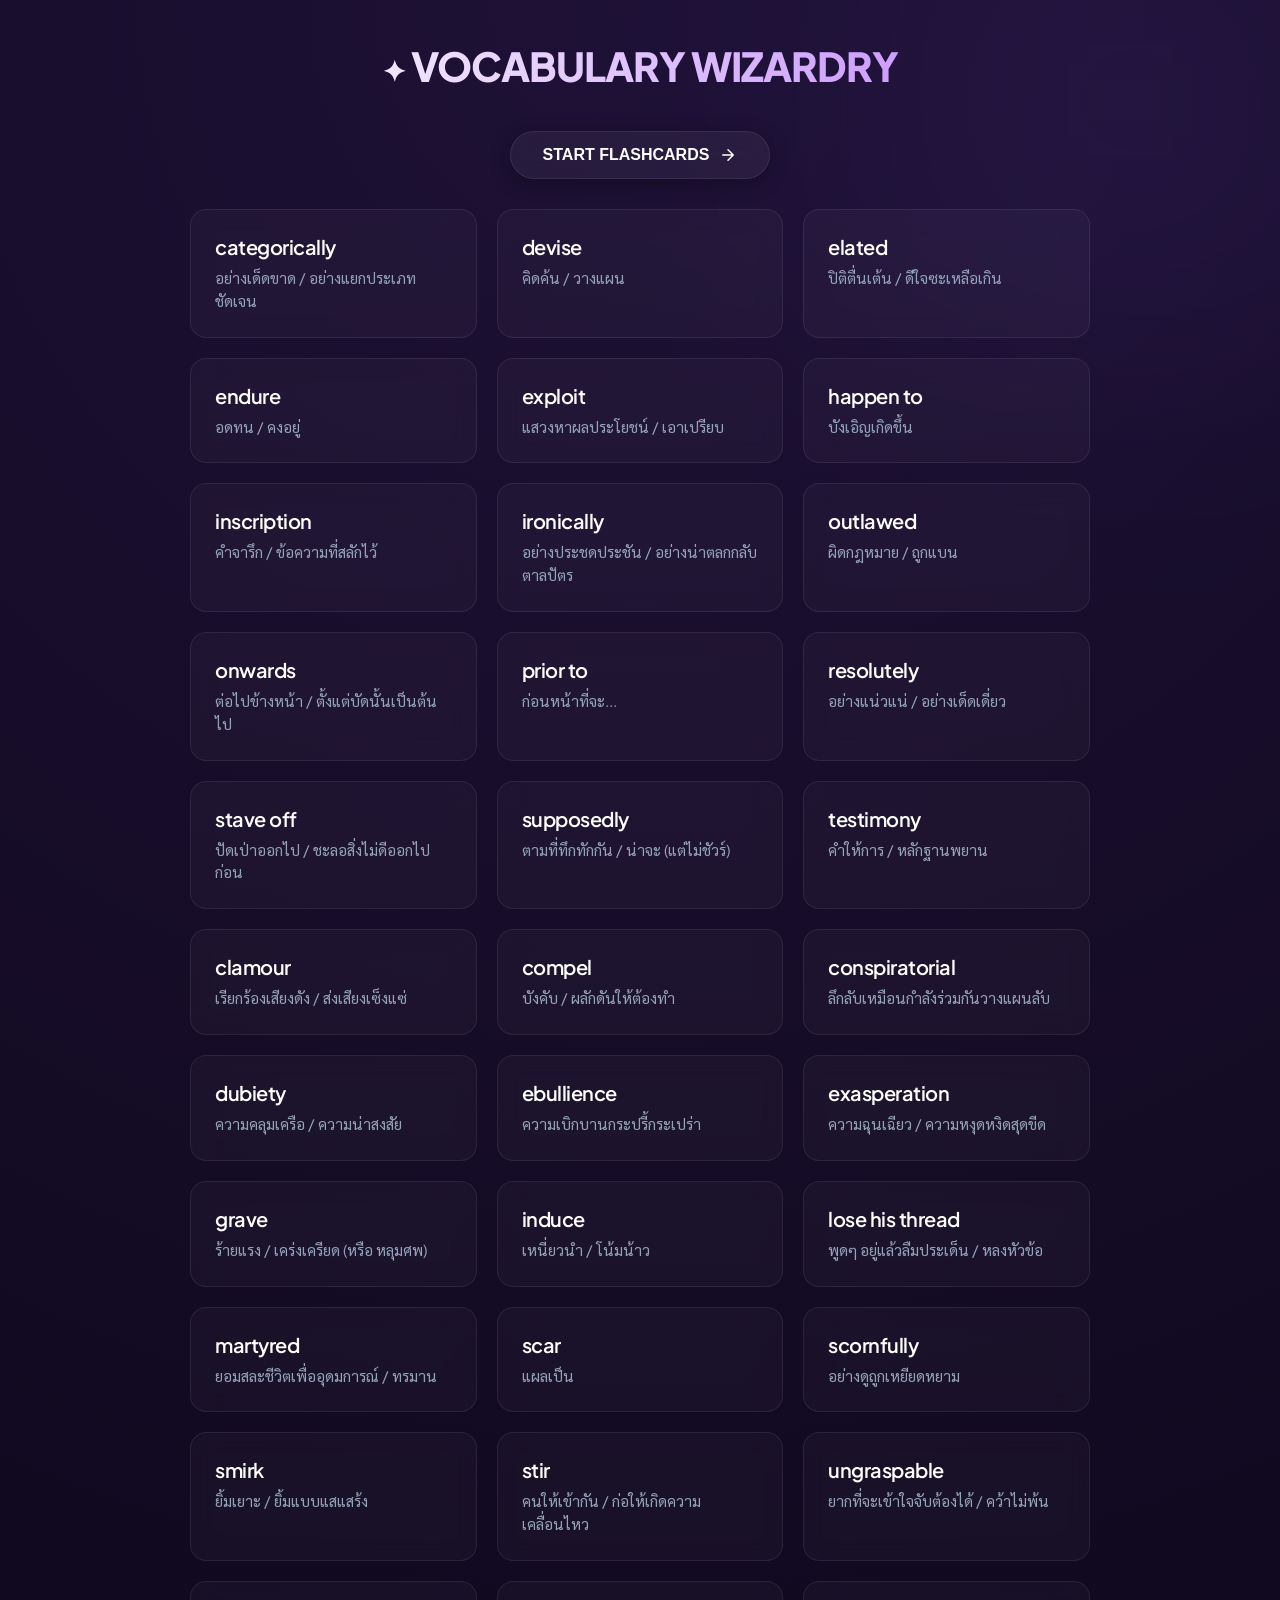
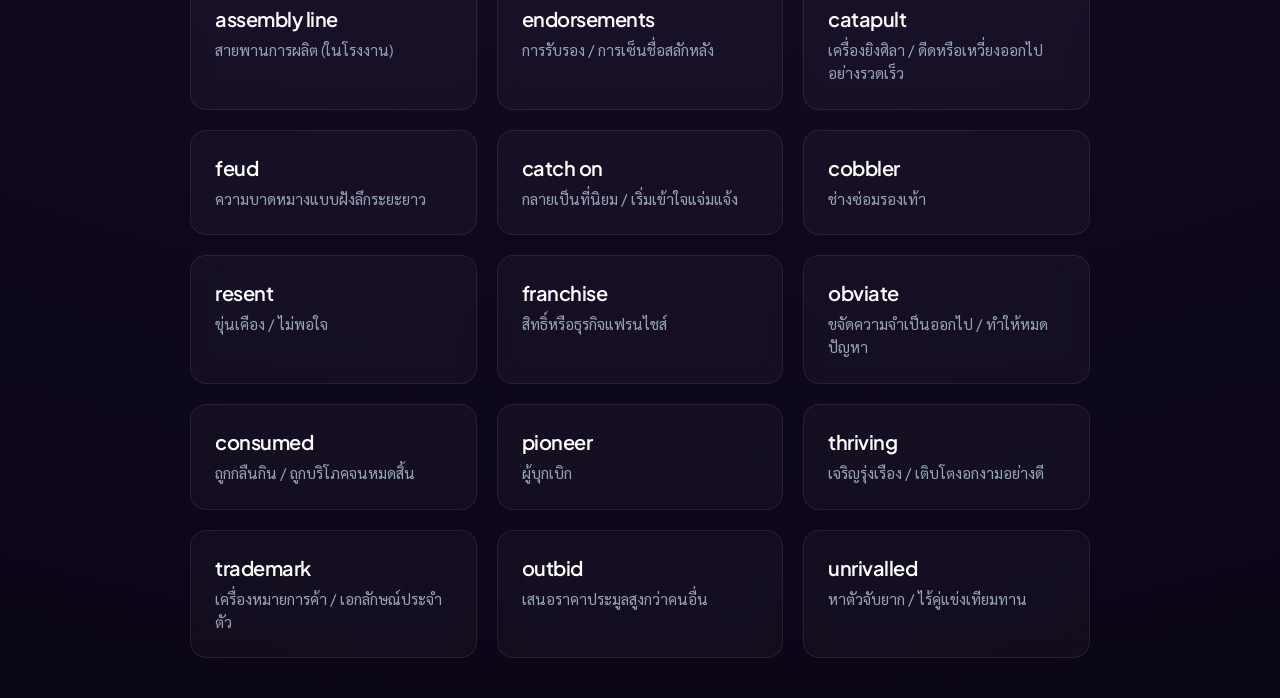
<file: AA.html>
<!DOCTYPE html>
<html lang="th">
<head>
    <meta charset="UTF-8">
    <meta name="viewport" content="width=device-width, initial-scale=1.0">
    <title>Premium English - Thai Flashcards</title>
    <style>
        @import url('https://fonts.googleapis.com/css2?family=Plus+Jakarta+Sans:wght@400;600;800&family=Sarabun:wght@400;600&display=swap');

        :root {
            --bg-gradient: radial-gradient(circle at 50% 0%, #1e1136 0%, #0b0616 100%);
            --glass-bg: rgba(255, 255, 255, 0.03);
            --glass-border: rgba(255, 255, 255, 0.08);
            --glass-accent-border: rgba(236, 72, 153, 0.2);
            
            --text-neon: #ffffff;
            --text-muted: #94a3b8;
            
            /* T.RICKS Palette */
            --primary-glow: #ec4899; /* Pink */
            --secondary-glow: #8b5cf6; /* Purple */
            --spark-yellow: #eab308; /* Yellow Spark */
        }

        * {
            box-sizing: border-box;
            transition: all 0.3s cubic-bezier(0.4, 0, 0.2, 1);
        }

        body {
            font-family: 'Plus Jakarta Sans', 'Sarabun', sans-serif;
            background: var(--bg-gradient);
            color: var(--text-neon);
            margin: 0;
            padding: 40px 20px;
            display: flex;
            flex-direction: column;
            align-items: center;
            min-height: 100vh;
            overflow-x: hidden;
        }

        .container {
            width: 100%;
            max-width: 900px;
            position: relative;
        }

        /* --- Decorative Background Glows --- */
        .bg-glow-1 {
            position: absolute;
            width: 400px;
            height: 400px;
            background: var(--secondary-glow);
            filter: blur(150px);
            opacity: 0.15;
            top: -100px;
            right: -50px;
            z-index: -1;
            pointer-events: none;
        }

        /* --- Header Styling --- */
        header {
            text-align: center;
            margin-bottom: 40px;
            position: relative;
        }

        h1 {
            font-size: 2.5rem;
            font-weight: 800;
            letter-spacing: -1px;
            margin: 0 0 10px 0;
            background: linear-gradient(to right, #fff, #c084fc);
            -webkit-background-clip: text;
            -webkit-text-fill-color: transparent;
        }

        /* Spark Icon Decorator */
        .sparkle {
            color: var(--spark-yellow);
            display: inline-block;
            font-size: 1.8rem;
            animation: pulse 2s infinite;
        }

        /* --- Premium UI Buttons --- */
        .btn-container {
            display: flex;
            justify-content: center;
            margin-bottom: 30px;
        }

        .btn-action {
            background: rgba(255, 255, 255, 0.05);
            color: white;
            border: 1px solid var(--glass-border);
            padding: 14px 32px;
            font-size: 1rem;
            font-weight: 600;
            border-radius: 50px;
            cursor: pointer;
            display: flex;
            align-items: center;
            gap: 10px;
            box-shadow: 0 4px 20px rgba(0,0,0,0.3);
            backdrop-filter: blur(10px);
        }

        .btn-action:hover {
            background: white;
            color: #0b0616;
            transform: translateY(-3px);
            box-shadow: 0 10px 25px rgba(139, 92, 246, 0.3);
            border-color: white;
        }

        .btn-action svg {
            stroke: currentColor;
            fill: none;
        }

        /* --- Page 1: Dashboard Word Grid --- */
        #dashboard-page {
            display: block;
            animation: fadeIn 0.5s ease;
        }

        .word-grid {
            display: grid;
            grid-template-columns: repeat(auto-fill, minmax(260px, 1fr));
            gap: 20px;
        }

        .word-row {
            background: var(--glass-bg);
            backdrop-filter: blur(12px);
            border: 1px solid var(--glass-border);
            padding: 24px;
            border-radius: 16px;
            position: relative;
            overflow: hidden;
        }

        .word-row::before {
            content: '';
            position: absolute;
            top: 0; left: 0; width: 100%; height: 100%;
            background: linear-gradient(135deg, transparent, rgba(236, 72, 153, 0.05));
            opacity: 0;
            transition: opacity 0.3s;
        }

        .word-row:hover {
            transform: translateY(-5px);
            border-color: var(--glass-accent-border);
            box-shadow: 0 10px 30px rgba(0, 0, 0, 0.2);
        }

        .word-row:hover::before {
            opacity: 1;
        }

        .word-row .en {
            font-size: 1.25rem;
            font-weight: 600;
            color: white;
            margin-bottom: 8px;
            letter-spacing: -0.5px;
        }

        .word-row .th {
            color: var(--text-muted);
            font-size: 0.95rem;
            line-height: 1.5;
        }

        /* --- Page 2: Glassmorphism Flashcard View --- */
        #card-page {
            display: none;
            animation: fadeIn 0.5s ease;
        }

        .flashcard-wrapper {
            perspective: 1200px;
            width: 100%;
            max-width: 500px;
            height: 320px;
            margin: 0 auto 30px auto;
            cursor: pointer;
        }

        .flashcard {
            width: 100%;
            height: 100%;
            position: relative;
            transform-style: preserve-3d;
            transition: transform 0.8s cubic-bezier(0.34, 1.56, 0.64, 1);
        }

        .flashcard.flipped {
            transform: rotateY(180deg);
        }

        .card-face {
            position: absolute;
            width: 100%;
            height: 100%;
            backface-visibility: hidden;
            display: flex;
            flex-direction: column;
            justify-content: center;
            align-items: center;
            border-radius: 24px;
            padding: 40px;
            box-sizing: border-box;
            background: rgba(255, 255, 255, 0.02);
            backdrop-filter: blur(25px);
            border: 1px solid var(--glass-border);
            box-shadow: 0 20px 50px rgba(0, 0, 0, 0.4);
            overflow: hidden;
        }

        /* Card background abstract blur shape (Like T.Ricks) */
        .card-face::after {
            content: '';
            position: absolute;
            width: 150px;
            height: 150px;
            background: linear-gradient(135deg, var(--primary-glow), var(--secondary-glow));
            filter: blur(50px);
            opacity: 0.2;
            bottom: -30px;
            right: -30px;
            border-radius: 50%;
            z-index: -1;
        }

        .card-front h2 {
            font-size: 2.5rem;
            font-weight: 800;
            margin: 0;
            letter-spacing: -1px;
            text-align: center;
        }

        .card-front span {
            font-size: 0.8rem;
            color: var(--primary-glow);
            margin-top: 25px;
            text-transform: uppercase;
            letter-spacing: 2px;
            font-weight: 600;
        }

        .card-back {
            transform: rotateY(180deg);
            border-color: var(--glass-accent-border);
        }

        .card-back h2 {
            font-size: 2rem;
            font-weight: 600;
            margin: 0;
            text-align: center;
            color: #f472b6;
            line-height: 1.4;
        }

        /* --- Control Interface --- */
        .controls {
            display: flex;
            justify-content: center;
            gap: 20px;
            align-items: center;
            margin-top: 40px;
        }

        .btn-nav {
            background: rgba(255, 255, 255, 0.03);
            border: 1px solid var(--glass-border);
            width: 54px;
            height: 54px;
            border-radius: 50%;
            display: flex;
            align-items: center;
            justify-content: center;
            cursor: pointer;
            color: white;
        }

        .btn-nav:hover {
            background: rgba(255, 255, 255, 0.1);
            border-color: var(--text-muted);
            transform: scale(1.05);
        }

        .progress-indicator {
            font-size: 0.95rem;
            font-weight: 600;
            color: var(--text-muted);
            letter-spacing: 1px;
            background: rgba(0,0,0,0.2);
            padding: 8px 18px;
            border-radius: 20px;
            border: 1px solid rgba(255,255,255,0.03);
        }

        /* --- Animations --- */
        @keyframes fadeIn {
            from { opacity: 0; transform: translateY(10px); }
            to { opacity: 1; transform: translateY(0); }
        }

        @keyframes pulse {
            0%, 100% { transform: scale(1); opacity: 1; }
            50% { transform: scale(1.15); opacity: 0.8; }
        }

        /* --- Utility classes --- */
        .back-btn-wrapper {
            margin-bottom: 25px;
        }
    </style>
</head>
<body>

<div class="bg-glow-1"></div>

<div class="container">
    <header>
        <h1><span class="sparkle">✦</span> VOCABULARY WIZARDRY</h1>
    </header>

    <div id="dashboard-page">
        <div class="btn-container">
            <button class="btn-action" onclick="startFlashcards()">
                <span>START FLASHCARDS</span>
                <svg width="18" height="18" viewBox="0 0 24 24"><path d="M5 12h14M12 5l7 7-7 7" stroke-width="2" stroke-linecap="round" stroke-linejoin="round"/></svg>
            </button>
        </div>
        <div class="word-grid" id="wordGrid"></div>
    </div>

    <div id="card-page">
        <div class="back-btn-wrapper">
            <button class="btn-action" style="padding: 10px 20px; font-size: 0.9rem;" onclick="showDashboard()">
                <svg width="16" height="16" viewBox="0 0 24 24" style="transform: rotate(180deg);"><path d="M5 12h14M12 5l7 7-7 7" stroke-width="2" stroke-linecap="round" stroke-linejoin="round"/></svg>
                <span>Back to List</span>
            </button>
        </div>
        
        <div class="flashcard-wrapper" onclick="flipCard()">
            <div class="flashcard" id="card">
                <div class="card-face card-front">
                    <h2 id="frontText">Word</h2>
                    <span>TAP TO REVEAL</span>
                </div>
                <div class="card-face card-back">
                    <h2 id="backText">คำแปลภาษาไทย</h2>
                </div>
            </div>
        </div>

        <div class="controls">
            <button class="btn-nav" onclick="prevCard(event)">
                <svg width="20" height="20" viewBox="0 0 24 24"><path d="M15 19l-7-7 7-7" stroke="white" stroke-width="2.5" fill="none" stroke-linecap="round" stroke-linejoin="round"/></svg>
            </button>
            <span class="progress-indicator" id="progressText">1 / 45</span>
            <button class="btn-nav" onclick="nextCard(event)">
                <svg width="20" height="20" viewBox="0 0 24 24"><path d="M9 5l7 7-7 7" stroke="white" stroke-width="2.5" fill="none" stroke-linecap="round" stroke-linejoin="round"/></svg>
            </button>
        </div>
    </div>
</div>

<script>
    const vocabData = [
        { en: "categorically", th: "อย่างเด็ดขาด / อย่างแยกประเภทชัดเจน" },
        { en: "devise", th: "คิดค้น / วางแผน" },
        { en: "elated", th: "ปิติตื่นเต้น / ดีใจซะเหลือเกิน" },
        { en: "endure", th: "อดทน / คงอยู่" },
        { en: "exploit", th: "แสวงหาผลประโยชน์ / เอาเปรียบ" },
        { en: "happen to", th: "บังเอิญเกิดขึ้น" },
        { en: "inscription", th: "คำจารึก / ข้อความที่สลักไว้" },
        { en: "ironically", th: "อย่างประชดประชัน / อย่างน่าตลกกลับตาลปัตร" },
        { en: "outlawed", th: "ผิดกฎหมาย / ถูกแบน" },
        { en: "onwards", th: "ต่อไปข้างหน้า / ตั้งแต่บัดนั้นเป็นต้นไป" },
        { en: "prior to", th: "ก่อนหน้าที่จะ..." },
        { en: "resolutely", th: "อย่างแน่วแน่ / อย่างเด็ดเดี่ยว" },
        { en: "stave off", th: "ปัดเป่าออกไป / ชะลอสิ่งไม่ดีออกไปก่อน" },
        { en: "supposedly", th: "ตามที่ทึกทักกัน / น่าจะ (แต่ไม่ชัวร์)" },
        { en: "testimony", th: "คำให้การ / หลักฐานพยาน" },
        { en: "clamour", th: "เรียกร้องเสียงดัง / ส่งเสียงเซ็งแซ่" },
        { en: "compel", th: "บังคับ / ผลักดันให้ต้องทำ" },
        { en: "conspiratorial", th: "ลึกลับเหมือนกำลังร่วมกันวางแผนลับ" },
        { en: "dubiety", th: "ความคลุมเครือ / ความน่าสงสัย" },
        { en: "ebullience", th: "ความเบิกบานกระปรี้กระเปร่า" },
        { en: "exasperation", th: "ความฉุนเฉียว / ความหงุดหงิดสุดขีด" },
        { en: "grave", th: "ร้ายแรง / เคร่งเครียด (หรือ หลุมศพ)" },
        { en: "induce", th: "เหนี่ยวนำ / โน้มน้าว" },
        { en: "lose his thread", th: "พูดๆ อยู่แล้วลืมประเด็น / หลงหัวข้อ" },
        { en: "martyred", th: "ยอมสละชีวิตเพื่ออุดมการณ์ / ทรมาน" },
        { en: "scar", th: "แผลเป็น" },
        { en: "scornfully", th: "อย่างดูถูกเหยียดหยาม" },
        { en: "smirk", th: "ยิ้มเยาะ / ยิ้มแบบแสแสร้ง" },
        { en: "stir", th: "คนให้เข้ากัน / ก่อให้เกิดความเคลื่อนไหว" },
        { en: "ungraspable", th: "ยากที่จะเข้าใจจับต้องได้ / คว้าไม่พ้น" },
        { en: "assembly line", th: "สายพานการผลิต (ในโรงงาน)" },
        { en: "endorsements", th: "การรับรอง / การเซ็นชื่อสลักหลัง" },
        { en: "catapult", th: "เครื่องยิงศิลา / ดีดหรือเหวี่ยงออกไปอย่างรวดเร็ว" },
        { en: "feud", th: "ความบาดหมางแบบฝังลึกระยะยาว" },
        { en: "catch on", th: "กลายเป็นที่นิยม / เริ่มเข้าใจแจ่มแจ้ง" },
        { en: "cobbler", th: "ช่างซ่อมรองเท้า" },
        { en: "resent", th: "ขุ่นเคือง / ไม่พอใจ" },
        { en: "franchise", th: "สิทธิ์หรือธุรกิจแฟรนไชส์" },
        { en: "obviate", th: "ขจัดความจำเป็นออกไป / ทำให้หมดปัญหา" },
        { en: "consumed", th: "ถูกกลืนกิน / ถูกบริโภคจนหมดสิ้น" },
        { en: "pioneer", th: "ผู้บุกเบิก" },
        { en: "thriving", th: "เจริญรุ่งเรือง / เติบโตงอกงามอย่างดี" },
        { en: "trademark", th: "เครื่องหมายการค้า / เอกลักษณ์ประจำตัว" },
        { en: "outbid", th: "เสนอราคาประมูลสูงกว่าคนอื่น" },
        { en: "unrivalled", th: "หาตัวจับยาก / ไร้คู่แข่งเทียมทาน" }
    ];

    let currentIndex = 0;

    function initDashboard() {
        const grid = document.getElementById('wordGrid');
        grid.innerHTML = '';
        vocabData.forEach(item => {
            const div = document.createElement('div');
            div.className = 'word-row';
            div.innerHTML = `<div class="en">${item.en}</div><div class="th">${item.th}</div>`;
            grid.appendChild(div);
        });
    }

    function showDashboard() {
        document.getElementById('dashboard-page').style.display = 'block';
        document.getElementById('card-page').style.display = 'none';
    }

    function startFlashcards() {
        document.getElementById('dashboard-page').style.display = 'none';
        document.getElementById('card-page').style.display = 'block';
        currentIndex = 0;
        updateCard();
    }

    function flipCard() {
        document.getElementById('card').classList.toggle('flipped');
    }

    function updateCard() {
        document.getElementById('card').classList.remove('flipped');
        setTimeout(() => {
            document.getElementById('frontText').innerText = vocabData[currentIndex].en;
            document.getElementById('backText').innerText = vocabData[currentIndex].th;
            document.getElementById('progressText').innerText = `${currentIndex + 1} / ${vocabData.length}`;
        }, 200);
    }

    function nextCard(event) {
        event.stopPropagation();
        currentIndex = (currentIndex + 1) % vocabData.length;
        updateCard();
    }

    function prevCard(event) {
        event.stopPropagation();
        currentIndex = (currentIndex - 1 + vocabData.length) % vocabData.length;
        updateCard();
    }

    initDashboard();
</script>

</body>
</html>
</file>
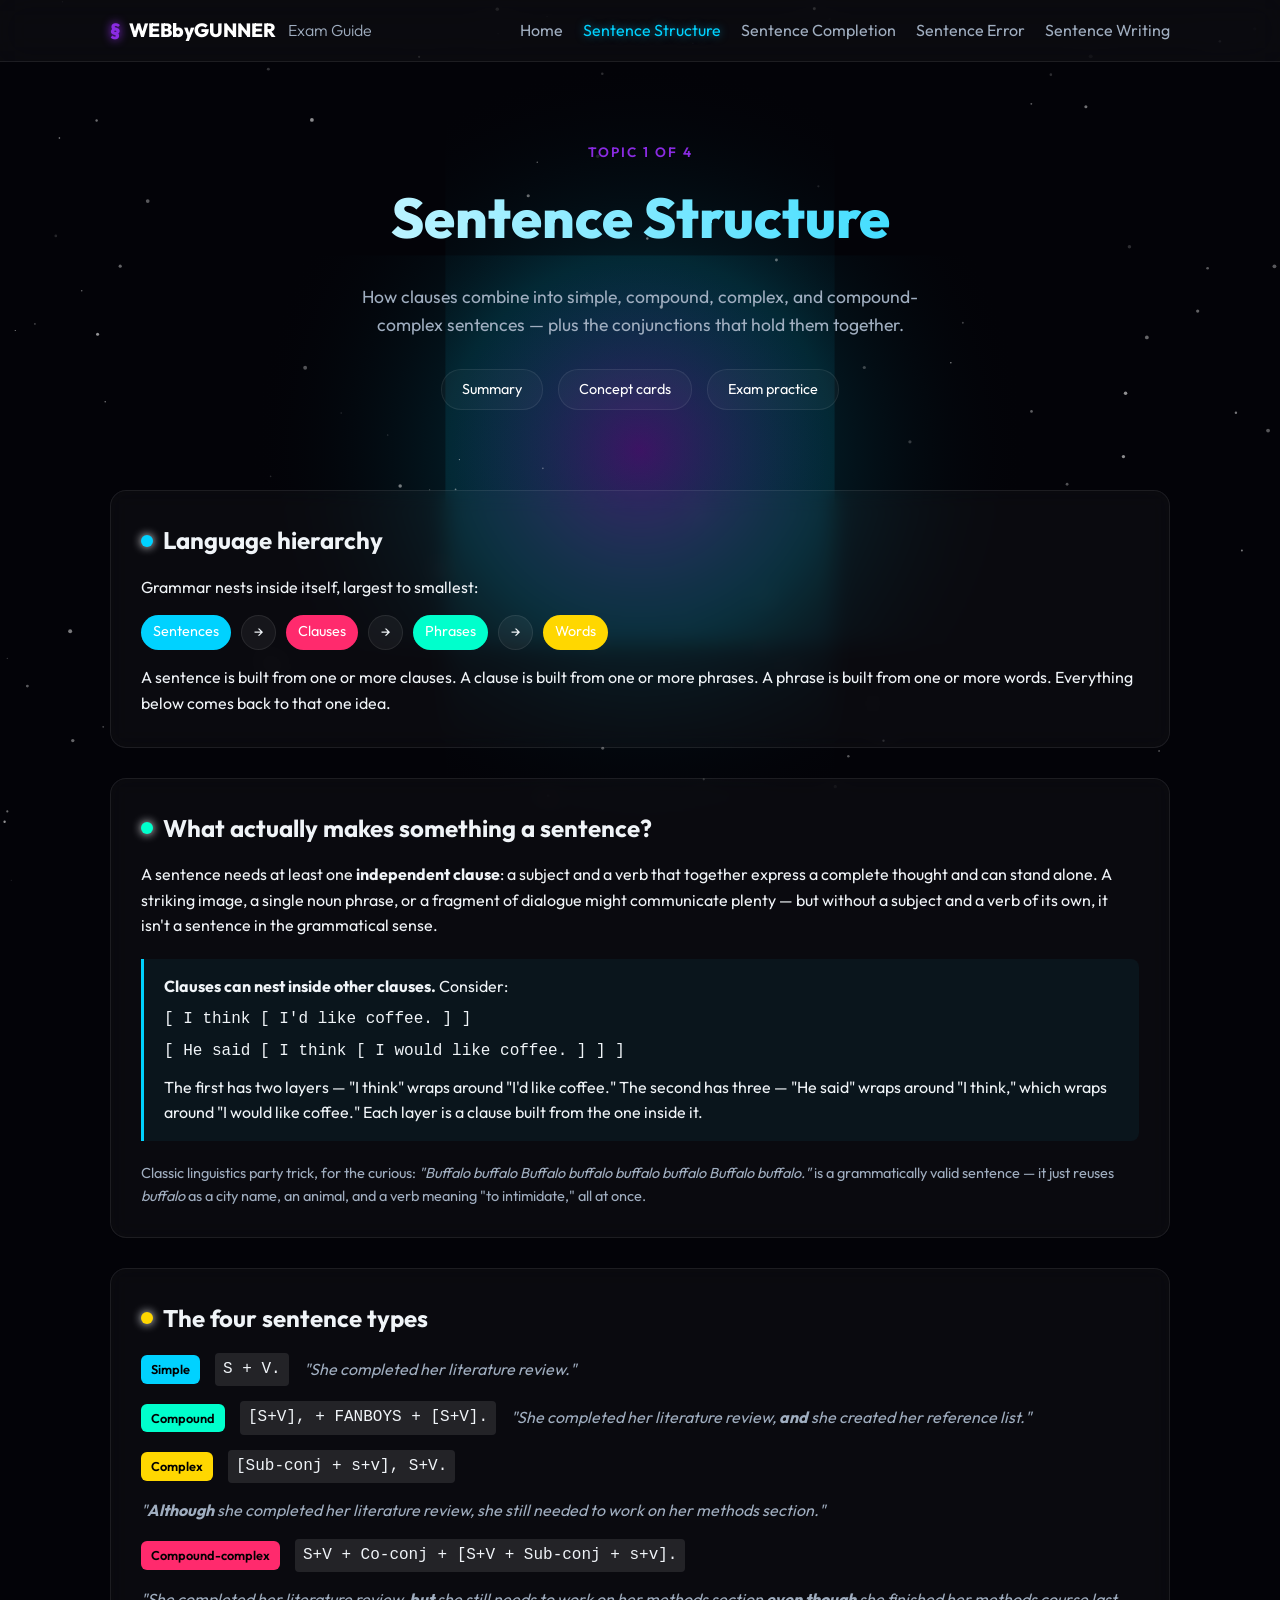
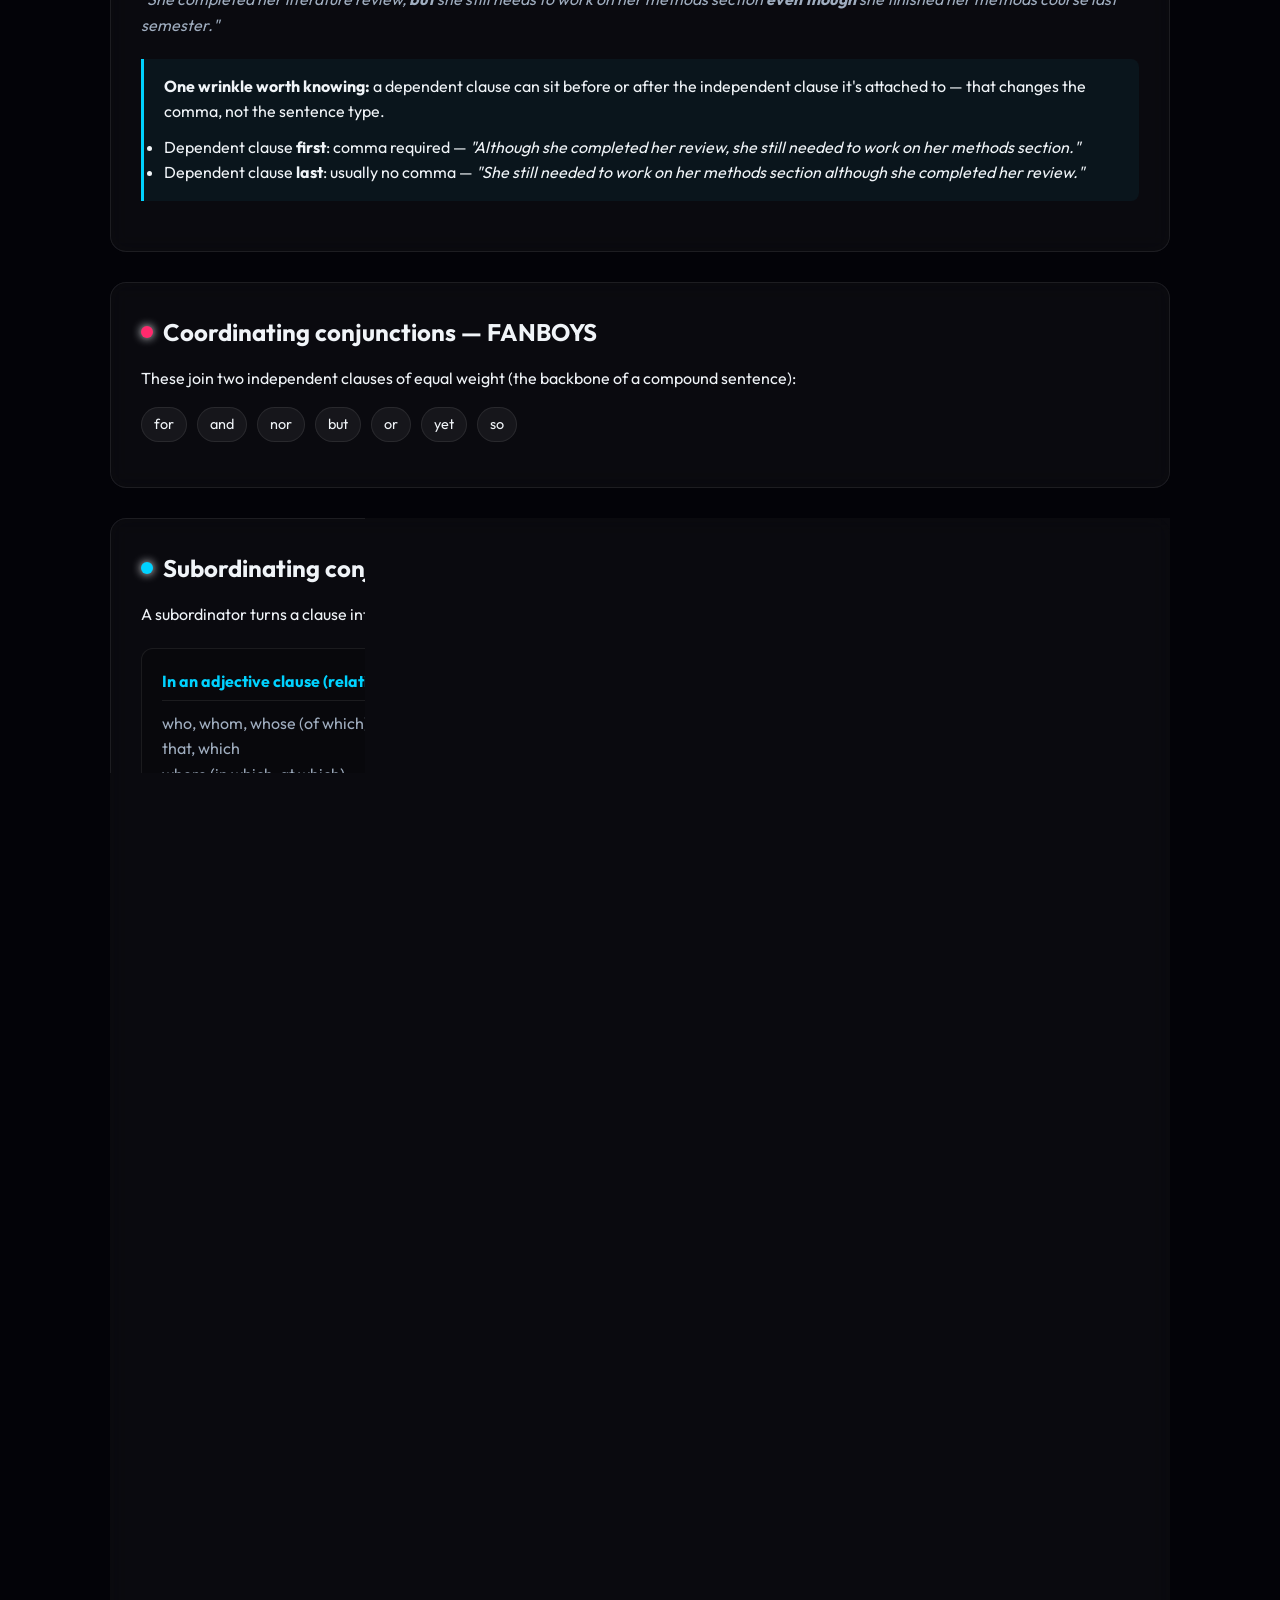
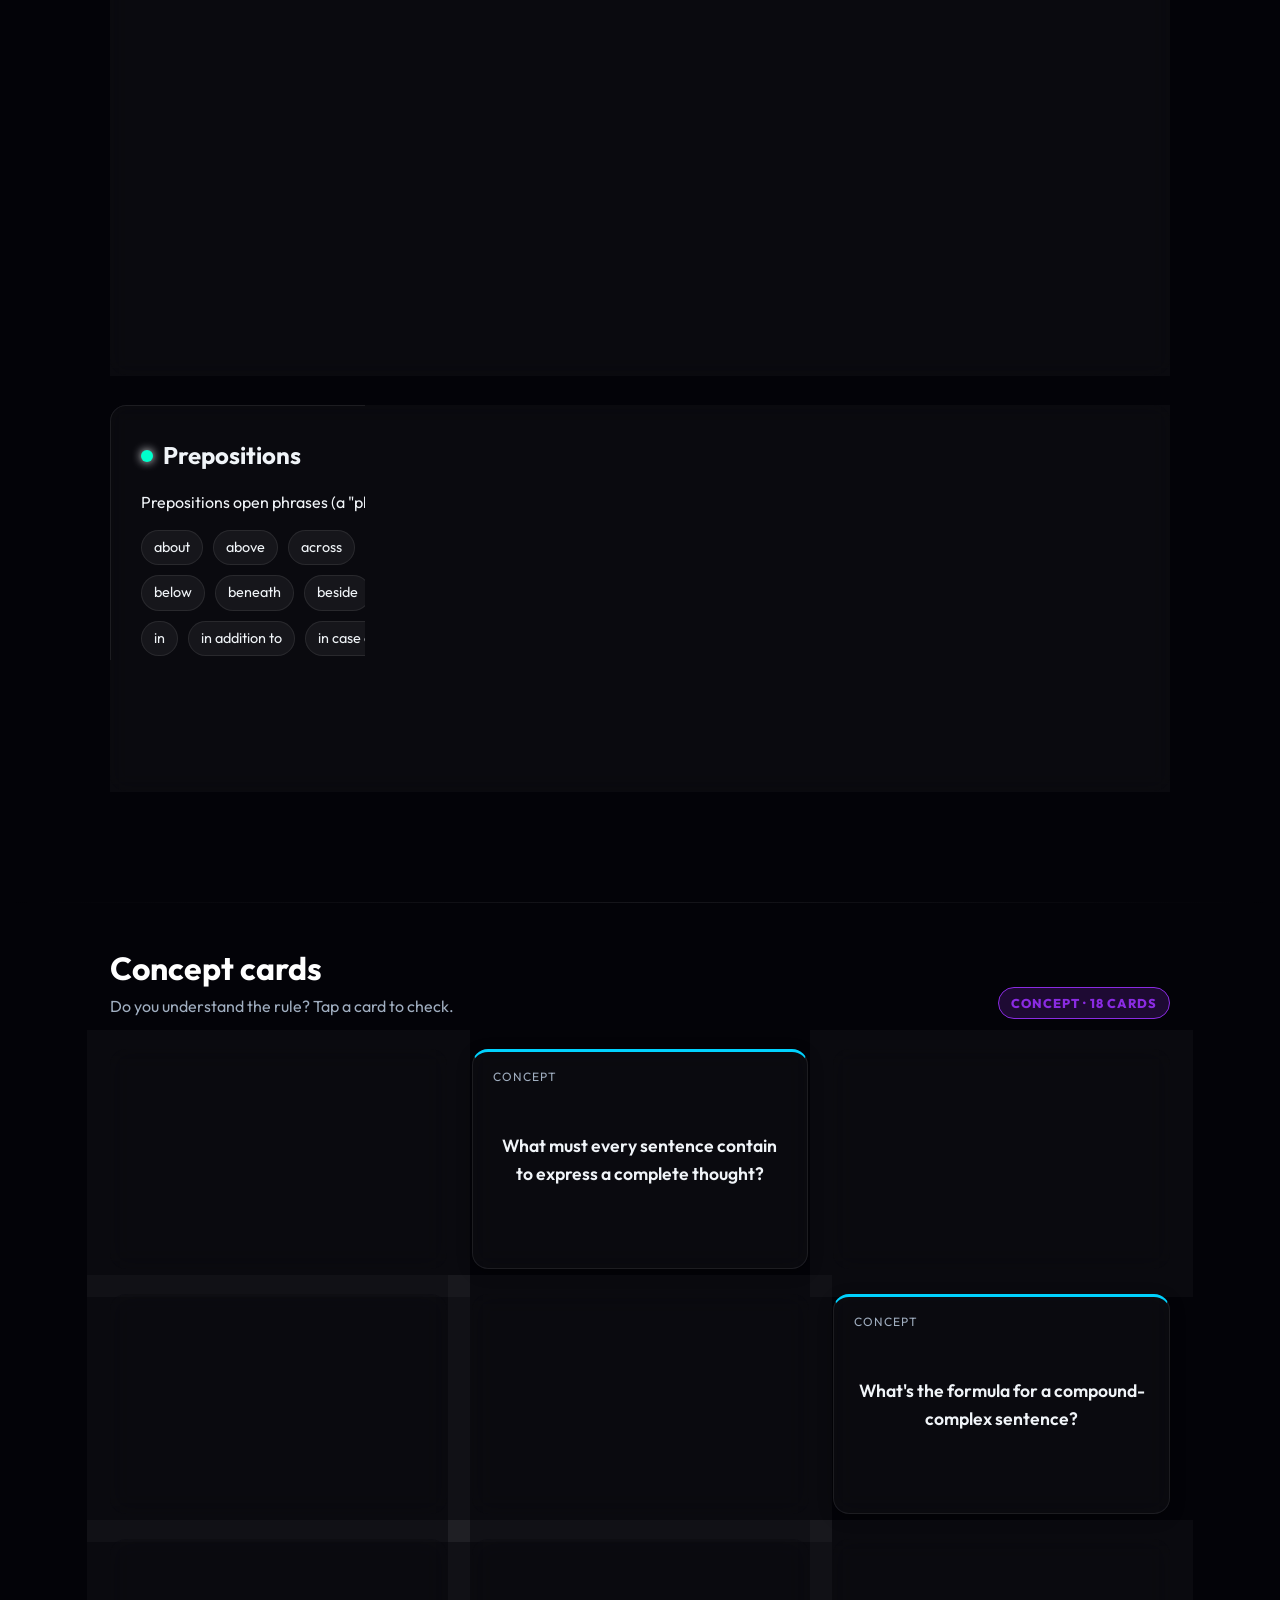
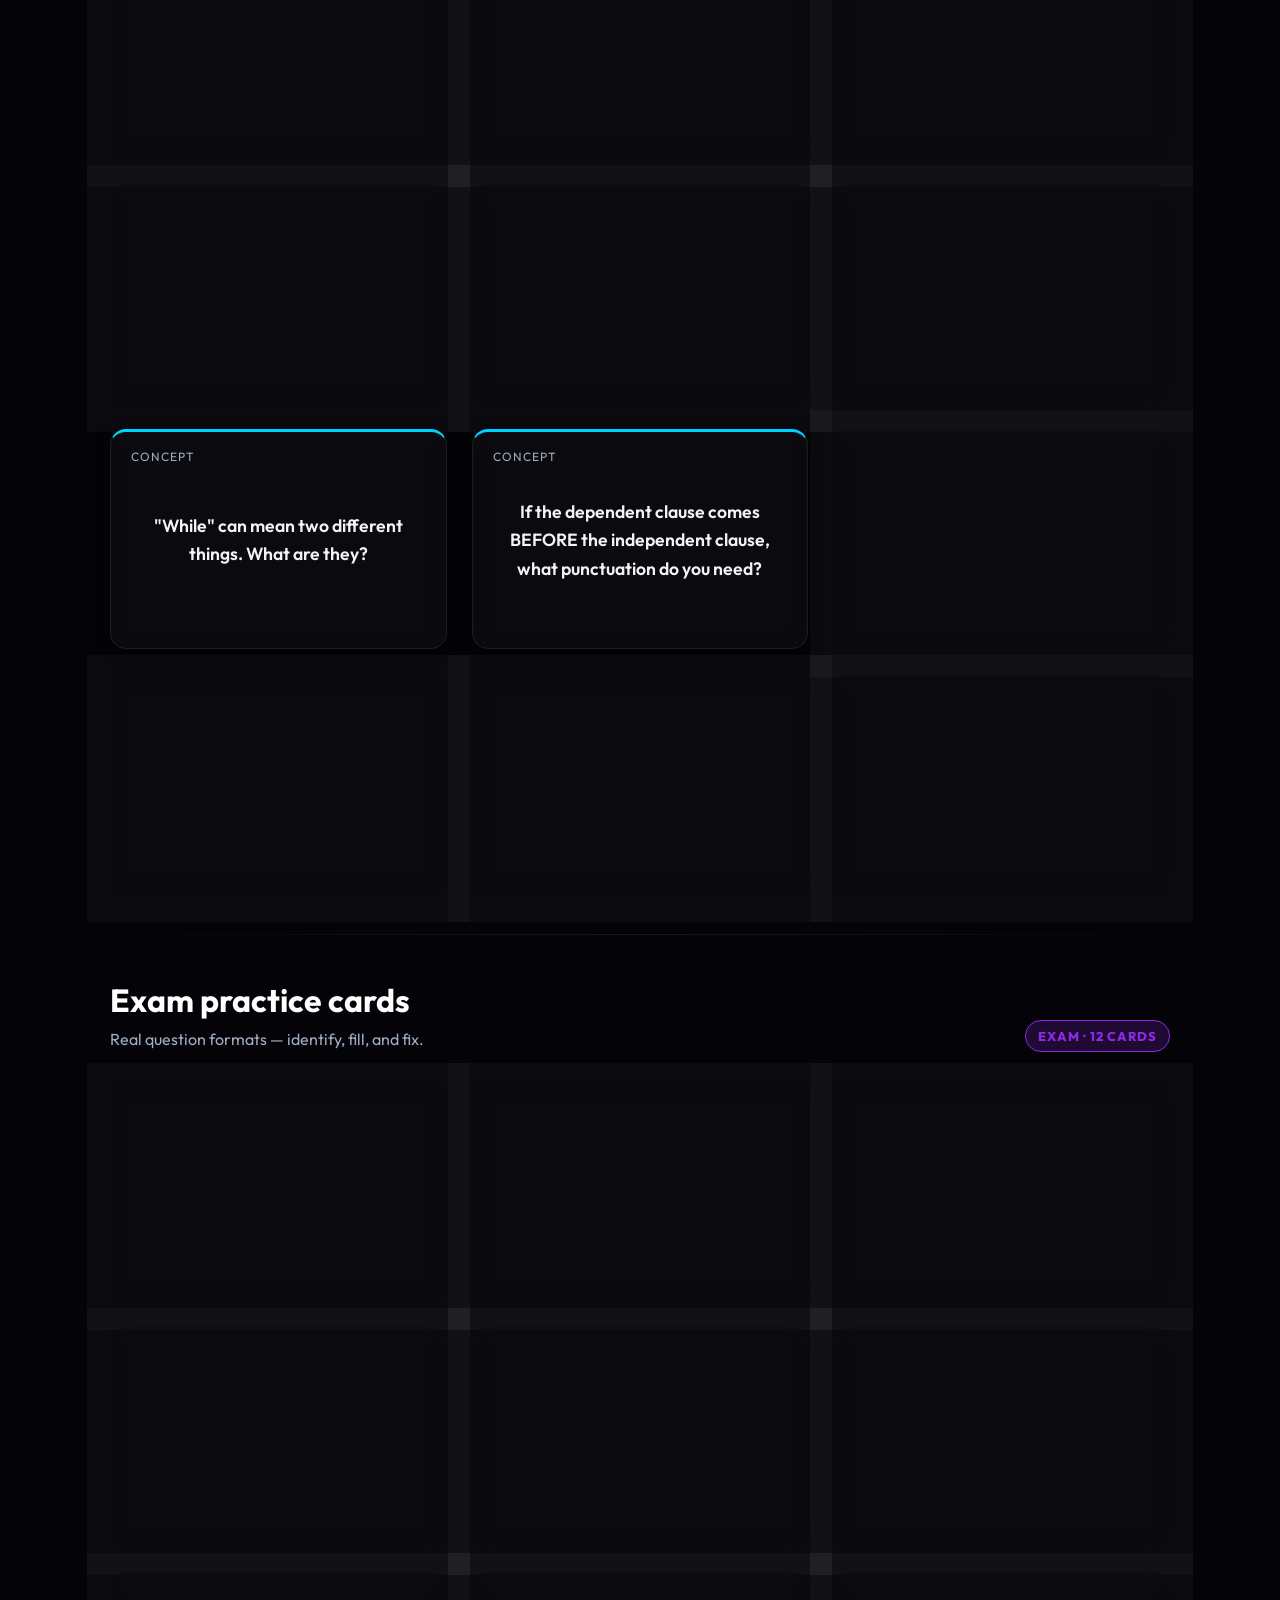
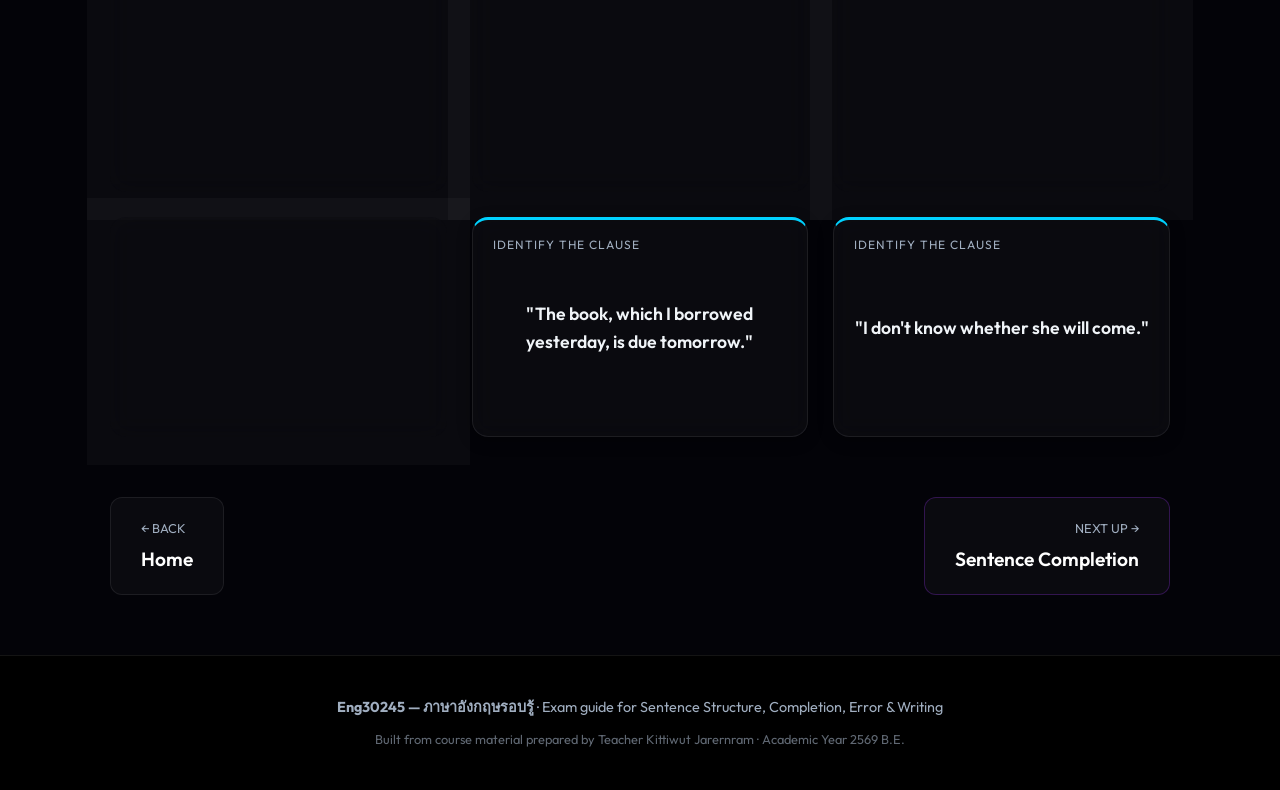
<file: english.html>
<!DOCTYPE html>
<html lang="en">
<head>
<meta charset="UTF-8">
<meta name="viewport" content="width=device-width, initial-scale=1.0">
<title>Sentence Structure — Eng GUNNER Exam Guide</title>
  <link rel="stylesheet" href="english.css">
</head>
<body>

<nav class="site-nav">
  <div class="container">
    <a href="index.html" class="brand">
      <span class="mark">§</span>
      WEBbyGUNNER&nbsp;<small>Exam&nbsp;Guide</small>
    </a>
    <button class="nav-toggle" aria-label="Toggle menu" aria-expanded="false">
      <svg viewBox="0 0 24 24" fill="none" stroke="currentColor" stroke-width="2" stroke-linecap="round"><path d="M3 6h18M3 12h18M3 18h18"/></svg>
    </button>
    <ul class="nav-links">
      <li><a href="index.html">Home</a></li>
      <li><a href="structure.html" class="active">Sentence Structure</a></li>
      <li><a href="completion.html">Sentence Completion</a></li>
      <li><a href="error.html">Sentence Error</a></li>
      <li><a href="writing.html">Sentence Writing</a></li>
    </ul>
  </div>
</nav>

<header class="page-header">
  <div class="blob" style="background:var(--blue);"></div>
  <div class="container">
    <div class="eyebrow">Topic 1 of 4</div>
    <h1>Sentence Structure</h1>
    <p>How clauses combine into simple, compound, complex, and compound-complex sentences — plus the conjunctions that hold them together.</p>
    <nav class="subnav">
      <a href="#summary">Summary</a>
      <a href="#concept-cards">Concept cards</a>
      <a href="#exam-cards">Exam practice</a>
    </nav>
  </div>
</header>

<main>
  <section id="summary">
    <div class="container">

      <div class="summary-block">
        <h3><span class="dot" style="background:var(--blue)"></span>Language hierarchy</h3>
        <p>Grammar nests inside itself, largest to smallest:</p>
        <div class="pill-list" style="font-size:15px;">
          <span style="background:var(--blue); color:#fff; border:none;">Sentences</span>
          <span>→</span>
          <span style="background:var(--rose); color:#fff; border:none;">Clauses</span>
          <span>→</span>
          <span style="background:var(--teal); color:#fff; border:none;">Phrases</span>
          <span>→</span>
          <span style="background:var(--gold); color:#fff; border:none;">Words</span>
        </div>
        <p>A sentence is built from one or more clauses. A clause is built from one or more phrases. A phrase is built from one or more words. Everything below comes back to that one idea.</p>
      </div>

      <div class="summary-block">
        <h3><span class="dot" style="background:var(--teal)"></span>What actually makes something a sentence?</h3>
        <p>A sentence needs at least one <strong>independent clause</strong>: a subject and a verb that together express a complete thought and can stand alone. A striking image, a single noun phrase, or a fragment of dialogue might communicate plenty — but without a subject and a verb of its own, it isn't a sentence in the grammatical sense.</p>
        <div class="callout">
          <b>Clauses can nest inside other clauses.</b> Consider:<br>
          <span class="chip-like" style="font-family:var(--font-mono); display:inline-block; margin-top:8px;">[ I think [ I'd like coffee. ] ]</span><br>
          <span style="font-family:var(--font-mono); display:inline-block; margin-top:6px;">[ He said [ I think [ I would like coffee. ] ] ]</span>
          <p style="margin:10px 0 0;">The first has two layers — "I think" wraps around "I'd like coffee." The second has three — "He said" wraps around "I think," which wraps around "I would like coffee." Each layer is a clause built from the one inside it.</p>
        </div>
        <p style="font-size:14.5px; color:var(--ink-soft);">Classic linguistics party trick, for the curious: <em>"Buffalo buffalo Buffalo buffalo buffalo buffalo Buffalo buffalo."</em> is a grammatically valid sentence — it just reuses <em>buffalo</em> as a city name, an animal, and a verb meaning "to intimidate," all at once.</p>
      </div>

      <div class="summary-block">
        <h3><span class="dot" style="background:var(--gold)"></span>The four sentence types</h3>

        <div class="formula-row">
          <span class="tag" style="background:var(--blue)">Simple</span>
          <span class="chip">S + V.</span>
          <span class="ex">"She completed her literature review."</span>
        </div>
        <div class="formula-row">
          <span class="tag" style="background:var(--teal)">Compound</span>
          <span class="chip">[S+V], + FANBOYS + [S+V].</span>
          <span class="ex">"She completed her literature review, <b>and</b> she created her reference list."</span>
        </div>
        <div class="formula-row">
          <span class="tag" style="background:var(--gold)">Complex</span>
          <span class="chip">[Sub-conj + s+v], S+V.</span>
          <span class="ex">"<b>Although</b> she completed her literature review, she still needed to work on her methods section."</span>
        </div>
        <div class="formula-row">
          <span class="tag" style="background:var(--rose)">Compound-complex</span>
          <span class="chip">S+V + Co-conj + [S+V + Sub-conj + s+v].</span>
          <span class="ex">"She completed her literature review, <b>but</b> she still needs to work on her methods section <b>even though</b> she finished her methods course last semester."</span>
        </div>

        <div class="callout">
          <b>One wrinkle worth knowing:</b> a dependent clause can sit before or after the independent clause it's attached to — that changes the comma, not the sentence type.
          <ul style="margin:10px 0 0;">
            <li>Dependent clause <b>first</b>: comma required — <em>"Although she completed her review, she still needed to work on her methods section."</em></li>
            <li>Dependent clause <b>last</b>: usually no comma — <em>"She still needed to work on her methods section although she completed her review."</em></li>
          </ul>
        </div>
      </div>

      <div class="summary-block">
        <h3><span class="dot" style="background:var(--rose)"></span>Coordinating conjunctions — FANBOYS</h3>
        <p>These join two independent clauses of equal weight (the backbone of a compound sentence):</p>
        <div class="pill-list">
          <span>for</span><span>and</span><span>nor</span><span>but</span><span>or</span><span>yet</span><span>so</span>
        </div>
      </div>

      <div class="summary-block">
        <h3><span class="dot" style="background:var(--blue)"></span>Subordinating conjunctions — by clause type</h3>
        <p>A subordinator turns a clause into a dependent one. Which subordinator you use depends on the <em>job</em> that dependent clause is doing.</p>

        <div class="info-grid">
          <div class="info-card blue">
            <h4>In an adjective clause (relative pronouns)</h4>
            <ul>
              <li>who, whom, whose <span style="color:var(--ink-soft)">(of which)</span></li>
              <li>that, which</li>
              <li>where <span style="color:var(--ink-soft)">(in which, at which)</span></li>
              <li>when <span style="color:var(--ink-soft)">(on which)</span></li>
              <li>why <span style="color:var(--ink-soft)">(for which)</span></li>
            </ul>
          </div>
          <div class="info-card teal">
            <h4>In a noun clause</h4>
            <ul>
              <li>that, if, whether (or not)</li>
              <li>what, whatever, which, whichever</li>
              <li>who, whom, whose, whoever, whomever</li>
              <li>where, wherever, when, whenever, why</li>
              <li>how, however, how soon/long/many/much/often</li>
            </ul>
          </div>
        </div>

        <p style="margin-top:22px;"><strong>In an adverb clause</strong> — here the subordinator's meaning matters most. Time and place words each carry a specific nuance:</p>

        <div style="display:grid; grid-template-columns:repeat(auto-fit,minmax(260px,1fr)); gap:16px;">
          <table class="grammar-table">
            <thead><tr><th colspan="2">Time</th></tr></thead>
            <tbody>
              <tr><td class="word">when</td><td>a point in time / short duration</td></tr>
              <tr><td class="word">whenever</td><td>at any time</td></tr>
              <tr><td class="word">while</td><td>at the same time / longer duration</td></tr>
              <tr><td class="word">as soon as</td><td>instantly after that time</td></tr>
              <tr><td class="word">after</td><td>following the time that</td></tr>
              <tr><td class="word">since</td><td>from that time / moment</td></tr>
              <tr><td class="word">as</td><td>while / when</td></tr>
              <tr><td class="word">before</td><td>earlier than the time when</td></tr>
              <tr><td class="word">until</td><td>up to the time of</td></tr>
            </tbody>
          </table>
          <table class="grammar-table">
            <thead><tr><th colspan="2">Place</th></tr></thead>
            <tbody>
              <tr><td class="word">where</td><td>a definite place</td></tr>
              <tr><td class="word">anywhere</td><td>any place</td></tr>
              <tr><td class="word">wherever</td><td>any place</td></tr>
              <tr><td class="word">everywhere</td><td>every place</td></tr>
            </tbody>
          </table>
        </div>

        <div class="info-grid" style="margin-top:16px;">
          <div class="info-card gold">
            <h4>Result</h4>
            <p style="font-size:14.5px; margin:0 0 6px;">so + adj/adv + that · such a(n) + noun phrase + that · so much/many/little/few + noun phrase + that · with the result that</p>
          </div>
          <div class="info-card rose">
            <h4>Purpose</h4>
            <div class="pill-list"><span>so that</span><span>in order that</span><span>for the purpose of</span></div>
          </div>
          <div class="info-card blue">
            <h4>Concession — unexpected result</h4>
            <div class="pill-list"><span>although</span><span>even though</span><span>though</span></div>
          </div>
          <div class="info-card teal">
            <h4>Contrast — direct opposition</h4>
            <div class="pill-list"><span>while</span><span>whereas</span></div>
          </div>
          <div class="info-card gold">
            <h4>Distance / frequency — comparison</h4>
            <div class="pill-list"><span>as + adverb + as</span></div>
          </div>
          <div class="info-card rose">
            <h4>Manner</h4>
            <p style="font-size:14.5px; margin:0;">in the way or manner that / like</p>
            <div class="pill-list"><span>as</span><span>as if</span><span>as though</span></div>
          </div>
          <div class="info-card blue">
            <h4>Reason</h4>
            <div class="pill-list"><span>because</span><span>as</span><span>since</span><span>for the reason that</span></div>
          </div>
        </div>
      </div>

      <div class="summary-block">
        <h3><span class="dot" style="background:var(--teal)"></span>Prepositions</h3>
        <p>Prepositions open phrases (a "phrase" from the hierarchy above) — they're not conjunctions, but you'll meet them constantly inside clauses:</p>
        <div class="pill-list" style="font-size:13px;">
          <span>about</span><span>above</span><span>across</span><span>after</span><span>against</span><span>along</span><span>among</span><span>apart from</span><span>around</span><span>as</span><span>at</span><span>because of</span><span>behind</span><span>below</span><span>beneath</span><span>beside</span><span>between</span><span>beyond</span><span>by</span><span>concerning</span><span>despite</span><span>down</span><span>during</span><span>except</span><span>for</span><span>from</span><span>in</span><span>in addition to</span><span>in case of</span><span>in contrast to</span><span>inside</span><span>in spite of</span><span>into</span><span>like</span><span>near</span><span>of</span><span>on</span><span>onto</span><span>out</span><span>out of</span><span>outside</span><span>over</span><span>past</span><span>regarding</span><span>since</span><span>through</span><span>throughout</span><span>to</span><span>toward</span><span>under</span><span>underneath</span><span>until</span><span>up</span><span>upon</span><span>with</span><span>with regard to</span><span>within</span><span>without</span>
        </div>
      </div>

    </div>
  </section>

  <hr class="divider">

  <section id="concept-cards" class="deck-concept">
    <div class="container">
      <div class="deck-head">
        <div class="txt">
          <h2>Concept cards</h2>
          <p>Do you understand the rule? Tap a card to check.</p>
        </div>
        <span class="deck-badge">CONCEPT · 18 CARDS</span>
      </div>

      <div class="card-grid">

        <div class="flashcard"><div class="inner">
          <div class="face front"><span class="kicker">Concept</span><span class="body">What's the language hierarchy, largest to smallest?</span></div>
          <div class="face back"><span class="kicker">Answer</span><span class="body">Sentences → Clauses → Phrases → Words.</span></div>
        </div></div>

        <div class="flashcard"><div class="inner">
          <div class="face front"><span class="kicker">Concept</span><span class="body">What must every sentence contain to express a complete thought?</span></div>
          <div class="face back"><span class="kicker">Answer</span><span class="body">At least one independent clause — a subject and a verb that can stand alone.</span></div>
        </div></div>

        <div class="flashcard"><div class="inner">
          <div class="face front"><span class="kicker">Concept</span><span class="body">What's the formula for a simple sentence?</span></div>
          <div class="face back"><span class="kicker">Answer</span><span class="body">S + V. — one independent clause, no dependent clauses.</span></div>
        </div></div>

        <div class="flashcard"><div class="inner">
          <div class="face front"><span class="kicker">Concept</span><span class="body">What's the formula for a compound sentence?</span></div>
          <div class="face back"><span class="kicker">Answer</span><span class="body">[S+V], + FANBOYS + [S+V]. — two or more independent clauses joined by a coordinating conjunction.</span></div>
        </div></div>

        <div class="flashcard"><div class="inner">
          <div class="face front"><span class="kicker">Concept</span><span class="body">What's the formula for a complex sentence?</span></div>
          <div class="face back"><span class="kicker">Answer</span><span class="body">An independent clause + a dependent clause joined by a subordinating conjunction. The dependent clause can come before or after.</span></div>
        </div></div>

        <div class="flashcard"><div class="inner">
          <div class="face front"><span class="kicker">Concept</span><span class="body">What's the formula for a compound-complex sentence?</span></div>
          <div class="face back"><span class="kicker">Answer</span><span class="body">At least two independent clauses AND at least one dependent clause — using both a coordinating and a subordinating conjunction.</span></div>
        </div></div>

        <div class="flashcard"><div class="inner">
          <div class="face front"><span class="kicker">Concept</span><span class="body">What does FANBOYS stand for?</span></div>
          <div class="face back"><span class="kicker">Answer</span><span class="body">for, and, nor, but, or, yet, so — the seven coordinating conjunctions.</span></div>
        </div></div>

        <div class="flashcard"><div class="inner">
          <div class="face front"><span class="kicker">Concept</span><span class="body">What kind of clause do who / whom / which / that introduce?</span></div>
          <div class="face back"><span class="kicker">Answer</span><span class="body">An adjective (relative) clause — it describes a noun.</span></div>
        </div></div>

        <div class="flashcard"><div class="inner">
          <div class="face front"><span class="kicker">Concept</span><span class="body">Name two subordinators that can introduce a noun clause.</span></div>
          <div class="face back"><span class="kicker">Answer</span><span class="body">that, if, whether — or any wh-word (what, who, where, when, why, how...) used as subject or object.</span></div>
        </div></div>

        <div class="flashcard"><div class="inner">
          <div class="face front"><span class="kicker">Concept</span><span class="body">Which subordinators show concession — an unexpected result?</span></div>
          <div class="face back"><span class="kicker">Answer</span><span class="body">although, even though, though.</span></div>
        </div></div>

        <div class="flashcard"><div class="inner">
          <div class="face front"><span class="kicker">Concept</span><span class="body">Which subordinators show direct contrast?</span></div>
          <div class="face back"><span class="kicker">Answer</span><span class="body">while, whereas.</span></div>
        </div></div>

        <div class="flashcard"><div class="inner">
          <div class="face front"><span class="kicker">Concept</span><span class="body">Give three subordinators that show reason.</span></div>
          <div class="face back"><span class="kicker">Answer</span><span class="body">because, since, as (also: for the reason that).</span></div>
        </div></div>

        <div class="flashcard"><div class="inner">
          <div class="face front"><span class="kicker">Concept</span><span class="body">"While" can mean two different things. What are they?</span></div>
          <div class="face back"><span class="kicker">Answer</span><span class="body">Time — "at the same time as" ("She studied while he cooked"). Contrast — "whereas" ("She loves tea, while he prefers coffee").</span></div>
        </div></div>

        <div class="flashcard"><div class="inner">
          <div class="face front"><span class="kicker">Concept</span><span class="body">If the dependent clause comes BEFORE the independent clause, what punctuation do you need?</span></div>
          <div class="face back"><span class="kicker">Answer</span><span class="body">A comma right after the dependent clause.</span></div>
        </div></div>

        <div class="flashcard"><div class="inner">
          <div class="face front"><span class="kicker">Concept</span><span class="body">If the dependent clause comes AFTER the independent clause, do you usually need a comma?</span></div>
          <div class="face back"><span class="kicker">Answer</span><span class="body">No — usually no comma is needed.</span></div>
        </div></div>

        <div class="flashcard"><div class="inner">
          <div class="face front"><span class="kicker">Concept</span><span class="body">"He said I think I would like coffee." How many clauses are nested inside each other?</span></div>
          <div class="face back"><span class="kicker">Answer</span><span class="body">Three — "He said" wraps around "I think," which wraps around "I would like coffee."</span></div>
        </div></div>

        <div class="flashcard"><div class="inner">
          <div class="face front"><span class="kicker">Concept</span><span class="body">What do prepositions build, and where does that sit in the hierarchy?</span></div>
          <div class="face back"><span class="kicker">Answer</span><span class="body">Prepositional phrases (preposition + noun/pronoun) — at the "phrase" level, one step below clauses.</span></div>
        </div></div>

        <div class="flashcard"><div class="inner">
          <div class="face front"><span class="kicker">Concept</span><span class="body">True or false: a striking image with no subject or verb can be a complete sentence.</span></div>
          <div class="face back"><span class="kicker">Answer</span><span class="body">False. However meaningful it looks, without a subject and a verb it can't function as a sentence.</span></div>
        </div></div>

      </div>
    </div>
  </section>

  <hr class="divider">

  <section id="exam-cards" class="deck-exam">
    <div class="container">
      <div class="deck-head">
        <div class="txt">
          <h2>Exam practice cards</h2>
          <p>Real question formats — identify, fill, and fix.</p>
        </div>
        <span class="deck-badge">EXAM · 12 CARDS</span>
      </div>

      <div class="card-grid">

        <div class="flashcard"><div class="inner">
          <div class="face front"><span class="kicker">Identify the type</span><span class="body">"She completed her literature review."</span></div>
          <div class="face back"><span class="kicker">Answer</span><span class="body"><span class="answer">Simple</span> — one independent clause (S+V).</span></div>
        </div></div>

        <div class="flashcard"><div class="inner">
          <div class="face front"><span class="kicker">Identify the type</span><span class="body">"She completed her literature review, and she created her reference list."</span></div>
          <div class="face back"><span class="kicker">Answer</span><span class="body"><span class="answer">Compound</span> — two independent clauses joined by "and."</span></div>
        </div></div>

        <div class="flashcard"><div class="inner">
          <div class="face front"><span class="kicker">Identify the type</span><span class="body">"Although she completed her literature review, she still needed to work on her methods section."</span></div>
          <div class="face back"><span class="kicker">Answer</span><span class="body"><span class="answer">Complex</span> — dependent clause ("Although...") + one independent clause.</span></div>
        </div></div>

        <div class="flashcard"><div class="inner">
          <div class="face front"><span class="kicker">Identify the type</span><span class="body">"She completed her review, but she still needs to work on her methods section even though she finished her methods course last semester."</span></div>
          <div class="face back"><span class="kicker">Answer</span><span class="body"><span class="answer">Compound-complex</span> — two independent clauses joined by "but," plus a dependent clause with "even though."</span></div>
        </div></div>

        <div class="flashcard"><div class="inner">
          <div class="face front"><span class="kicker">Fill the gap</span><span class="body">"She wanted to finish early, ___ her computer crashed."</span></div>
          <div class="face back"><span class="kicker">Answer</span><span class="body"><span class="answer">but</span> — a FANBOYS conjunction showing an unexpected result.</span></div>
        </div></div>

        <div class="flashcard"><div class="inner">
          <div class="face front"><span class="kicker">Fill the gap — concession</span><span class="body">"___ it was raining, the match continued."</span></div>
          <div class="face back"><span class="kicker">Answer</span><span class="body"><span class="answer">Although / Even though / Though</span> — any one signals concession.</span></div>
        </div></div>

        <div class="flashcard"><div class="inner">
          <div class="face front"><span class="kicker">Fill the gap — reason</span><span class="body">"She left early ___ she felt sick."</span></div>
          <div class="face back"><span class="kicker">Answer</span><span class="body"><span class="answer">because / since / as</span> — all show reason.</span></div>
        </div></div>

        <div class="flashcard"><div class="inner">
          <div class="face front"><span class="kicker">Spot the problem</span><span class="body">"Because the exam was difficult."</span></div>
          <div class="face back"><span class="kicker">Answer</span><span class="body"><span class="answer">Sentence fragment</span> — "Because" makes it dependent; it needs an independent clause, e.g. "...many students struggled."</span></div>
        </div></div>

        <div class="flashcard"><div class="inner">
          <div class="face front"><span class="kicker">Fill the gap — purpose</span><span class="body">"She studied hard ___ she could pass the exam."</span></div>
          <div class="face back"><span class="kicker">Answer</span><span class="body"><span class="answer">so that</span> — shows purpose.</span></div>
        </div></div>

        <div class="flashcard"><div class="inner">
          <div class="face front"><span class="kicker">True or false</span><span class="body">"Whereas" and "while" can both signal direct contrast between two clauses.</span></div>
          <div class="face back"><span class="kicker">Answer</span><span class="body"><span class="answer">True.</span></span></div>
        </div></div>

        <div class="flashcard"><div class="inner">
          <div class="face front"><span class="kicker">Identify the clause</span><span class="body">"The book, which I borrowed yesterday, is due tomorrow."</span></div>
          <div class="face back"><span class="kicker">Answer</span><span class="body"><span class="answer">Adjective clause</span> — "which I borrowed yesterday" describes "the book."</span></div>
        </div></div>

        <div class="flashcard"><div class="inner">
          <div class="face front"><span class="kicker">Identify the clause</span><span class="body">"I don't know whether she will come."</span></div>
          <div class="face back"><span class="kicker">Answer</span><span class="body"><span class="answer">Noun clause</span> — "whether she will come" is the object of "know."</span></div>
        </div></div>

      </div>
    </div>
  </section>

  <section class="tight">
    <div class="container">
      <div class="pagenav">
        <a href="index.html"><span class="lbl">← Back</span><span class="nm">Home</span></a>
        <a href="completion.html" class="next"><span class="lbl">Next up →</span><span class="nm">Sentence Completion</span></a>
      </div>
    </div>
  </section>
</main>

<footer class="site-footer">
  <div class="container">
    <div><strong>Eng30245 — ภาษาอังกฤษรอบรู้</strong> · Exam guide for Sentence Structure, Completion, Error &amp; Writing</div>
    <div class="credit">Built from course material prepared by Teacher Kittiwut Jarernram · Academic Year 2569 B.E.</div>
  </div>
</footer>


  <script src="english.js"></script>
</body>
</html>
</file>
<file: english.css>
/* --- Global Variables --- */
@import url('https://fonts.googleapis.com/css2?family=Outfit:wght@300;400;600;800&display=swap');

:root {
  --bg-dark: #030308;
  --blue: #00d2ff;
  --purple: #8a2be2;
  --teal: #00ffcc;
  --rose: #ff2a6d;
  --gold: #ffd700;
  --ink-soft: #a0aec0;
  --glass-bg: rgba(255, 255, 255, 0.03);
  --glass-border: rgba(255, 255, 255, 0.08);
  --font-main: 'Outfit', sans-serif;
  --font-mono: 'Courier New', Courier, monospace;
}

* {
  box-sizing: border-box;
  margin: 0;
  padding: 0;
}

body {
  font-family: var(--font-main);
  background-color: var(--bg-dark);
  color: #f0f4f8;
  line-height: 1.6;
  overflow-x: hidden;
}

.container {
  max-width: 1100px;
  margin: 0 auto;
  padding: 0 20px;
}

/* --- Atmospheric Background --- */
#bg-canvas {
  position: fixed;
  top: 0;
  left: 0;
  width: 100vw;
  height: 100vh;
  z-index: -2;
  pointer-events: none;
}

/* --- Glassmorphism Navigation --- */
.site-nav {
  position: sticky;
  top: 0;
  background: var(--glass-bg);
  backdrop-filter: blur(16px);
  -webkit-backdrop-filter: blur(16px);
  border-bottom: 1px solid var(--glass-border);
  z-index: 100;
  padding: 15px 0;
}

.site-nav .container {
  display: flex;
  justify-content: space-between;
  align-items: center;
}

.brand {
  color: #fff;
  text-decoration: none;
  font-size: 1.2rem;
  font-weight: 800;
  display: flex;
  align-items: center;
  gap: 8px;
}

.brand .mark {
  color: var(--purple);
  text-shadow: 0 0 10px var(--purple);
}

.brand small {
  color: var(--ink-soft);
  font-weight: 300;
}

.nav-links {
  list-style: none;
  display: flex;
  gap: 20px;
}

.nav-links a {
  color: var(--ink-soft);
  text-decoration: none;
  font-weight: 400;
  transition: color 0.3s;
}

.nav-links a:hover, .nav-links a.active {
  color: var(--blue);
  text-shadow: 0 0 8px rgba(0, 210, 255, 0.5);
}

.nav-toggle {
  display: none;
  background: none;
  border: none;
  color: #fff;
  width: 24px;
  cursor: pointer;
}

/* --- Page Header --- */
.page-header {
  padding: 80px 0 40px;
  text-align: center;
  position: relative;
}

.page-header .eyebrow {
  color: var(--purple);
  text-transform: uppercase;
  letter-spacing: 2px;
  font-size: 0.85rem;
  font-weight: 600;
  margin-bottom: 10px;
}

.page-header h1 {
  font-size: 3.5rem;
  font-weight: 800;
  margin-bottom: 20px;
  background: linear-gradient(90deg, #fff, var(--blue));
  -webkit-background-clip: text;
  -webkit-text-fill-color: transparent;
}

.page-header p {
  color: var(--ink-soft);
  font-size: 1.1rem;
  max-width: 600px;
  margin: 0 auto 30px;
}

.subnav {
  display: flex;
  justify-content: center;
  gap: 15px;
}

.subnav a {
  padding: 8px 20px;
  background: var(--glass-bg);
  border: 1px solid var(--glass-border);
  border-radius: 20px;
  color: #fff;
  text-decoration: none;
  font-size: 0.9rem;
  transition: all 0.3s;
}

.subnav a:hover {
  background: rgba(138, 43, 226, 0.15);
  border-color: var(--purple);
  box-shadow: 0 0 15px rgba(138, 43, 226, 0.3);
}

/* --- Summary Blocks --- */
#summary {
  padding: 40px 0;
}

.summary-block {
  background: var(--glass-bg);
  border: 1px solid var(--glass-border);
  border-radius: 16px;
  padding: 30px;
  margin-bottom: 30px;
  backdrop-filter: blur(10px);
}

.summary-block h3 {
  display: flex;
  align-items: center;
  gap: 10px;
  font-size: 1.5rem;
  margin-bottom: 15px;
}

.dot {
  width: 12px;
  height: 12px;
  border-radius: 50%;
  display: inline-block;
  box-shadow: 0 0 10px currentColor;
}

.pill-list {
  display: flex;
  flex-wrap: wrap;
  gap: 10px;
  margin: 15px 0;
}

.pill-list span {
  background: rgba(255, 255, 255, 0.05);
  border: 1px solid var(--glass-border);
  padding: 5px 12px;
  border-radius: 20px;
  font-size: 0.9rem;
}

.callout {
  background: rgba(0, 210, 255, 0.05);
  border-left: 3px solid var(--blue);
  padding: 15px 20px;
  margin: 20px 0;
  border-radius: 0 8px 8px 0;
}

.formula-row {
  display: flex;
  align-items: center;
  gap: 15px;
  margin-bottom: 15px;
  flex-wrap: wrap;
}

.tag {
  padding: 4px 10px;
  border-radius: 6px;
  font-size: 0.8rem;
  font-weight: 600;
  color: #000;
}

.chip {
  font-family: var(--font-mono);
  background: rgba(255, 255, 255, 0.1);
  padding: 4px 8px;
  border-radius: 4px;
}

.ex {
  color: var(--ink-soft);
  font-style: italic;
}

/* --- Info Grids (Tables & Cards) --- */
.info-grid {
  display: grid;
  grid-template-columns: repeat(auto-fit, minmax(300px, 1fr));
  gap: 20px;
  margin-top: 20px;
}

.info-card {
  background: rgba(0, 0, 0, 0.2);
  border: 1px solid var(--glass-border);
  padding: 20px;
  border-radius: 12px;
}

.info-card h4 {
  margin-bottom: 10px;
  border-bottom: 1px solid var(--glass-border);
  padding-bottom: 5px;
}

.info-card.blue h4 { color: var(--blue); }
.info-card.teal h4 { color: var(--teal); }
.info-card.gold h4 { color: var(--gold); }
.info-card.rose h4 { color: var(--rose); }

.info-card ul {
  list-style: none;
  color: var(--ink-soft);
}

.grammar-table {
  width: 100%;
  border-collapse: collapse;
  background: rgba(0, 0, 0, 0.2);
  border-radius: 8px;
  overflow: hidden;
}

.grammar-table th {
  background: rgba(255, 255, 255, 0.05);
  padding: 10px;
  text-align: left;
}

.grammar-table td {
  padding: 10px;
  border-top: 1px solid var(--glass-border);
  font-size: 0.9rem;
}

.grammar-table .word {
  color: var(--blue);
  font-weight: 600;
}

/* --- Dividers --- */
.divider {
  border: none;
  height: 1px;
  background: linear-gradient(90deg, transparent, var(--glass-border), transparent);
  margin: 40px 0;
}

/* --- Flashcard System --- */
.deck-head {
  display: flex;
  justify-content: space-between;
  align-items: flex-end;
  margin-bottom: 30px;
}

.deck-head h2 {
  font-size: 2rem;
  color: #fff;
}

.deck-head p {
  color: var(--ink-soft);
}

.deck-badge {
  background: rgba(138, 43, 226, 0.2);
  color: var(--purple);
  border: 1px solid var(--purple);
  padding: 5px 12px;
  border-radius: 20px;
  font-size: 0.8rem;
  font-weight: 800;
  letter-spacing: 1px;
}

.card-grid {
  display: grid;
  grid-template-columns: repeat(auto-fill, minmax(300px, 1fr));
  gap: 25px;
}

.flashcard {
  background: transparent;
  width: 100%;
  height: 220px;
  perspective: 1000px;
  cursor: pointer;
}

.flashcard .inner {
  position: relative;
  width: 100%;
  height: 100%;
  text-align: center;
  transition: transform 0.6s cubic-bezier(0.4, 0.2, 0.2, 1);
  transform-style: preserve-3d;
}

.flashcard.is-flipped .inner {
  transform: rotateY(180deg);
}

.flashcard .face {
  position: absolute;
  width: 100%;
  height: 100%;
  backface-visibility: hidden;
  display: flex;
  flex-direction: column;
  justify-content: center;
  align-items: center;
  padding: 20px;
  border-radius: 16px;
  background: var(--glass-bg);
  border: 1px solid var(--glass-border);
  backdrop-filter: blur(12px);
  box-shadow: 0 4px 15px rgba(0, 0, 0, 0.3);
}

.flashcard .front {
  border-top: 3px solid var(--blue);
}

.flashcard .back {
  transform: rotateY(180deg);
  border-top: 3px solid var(--purple);
  background: rgba(138, 43, 226, 0.05);
}

.flashcard .kicker {
  position: absolute;
  top: 15px;
  left: 20px;
  font-size: 0.75rem;
  text-transform: uppercase;
  letter-spacing: 1px;
  color: var(--ink-soft);
}

.flashcard .body {
  font-size: 1.1rem;
  font-weight: 600;
}

.flashcard .answer {
  color: var(--blue);
  font-weight: 800;
}

/* --- Footer & Pagenav --- */
.pagenav {
  display: flex;
  justify-content: space-between;
  margin: 60px 0;
}

.pagenav a {
  display: flex;
  flex-direction: column;
  text-decoration: none;
  padding: 20px 30px;
  background: var(--glass-bg);
  border: 1px solid var(--glass-border);
  border-radius: 12px;
  transition: all 0.3s;
}

.pagenav a:hover {
  background: rgba(255, 255, 255, 0.05);
  border-color: var(--blue);
}

.pagenav .next {
  text-align: right;
  border-color: rgba(138, 43, 226, 0.3);
}

.pagenav .next:hover {
  border-color: var(--purple);
  box-shadow: 0 0 15px rgba(138, 43, 226, 0.2);
}

.pagenav .lbl {
  font-size: 0.8rem;
  color: var(--ink-soft);
  text-transform: uppercase;
  margin-bottom: 5px;
}

.pagenav .nm {
  color: #fff;
  font-weight: 600;
  font-size: 1.2rem;
}

.site-footer {
  text-align: center;
  padding: 40px 20px;
  border-top: 1px solid var(--glass-border);
  color: var(--ink-soft);
  font-size: 0.9rem;
  background: #000;
}

.site-footer .credit {
  font-size: 0.8rem;
  opacity: 0.6;
  margin-top: 10px;
}

/* --- Mobile Responsiveness --- */
@media (max-width: 768px) {
  .nav-links {
    display: none; /* Hide on mobile for brevity, needs toggle logic if desired */
  }
  .nav-toggle {
    display: block;
  }
  .page-header h1 {
    font-size: 2.5rem;
  }
  .deck-head {
    flex-direction: column;
    align-items: flex-start;
    gap: 10px;
  }
}
</file>
